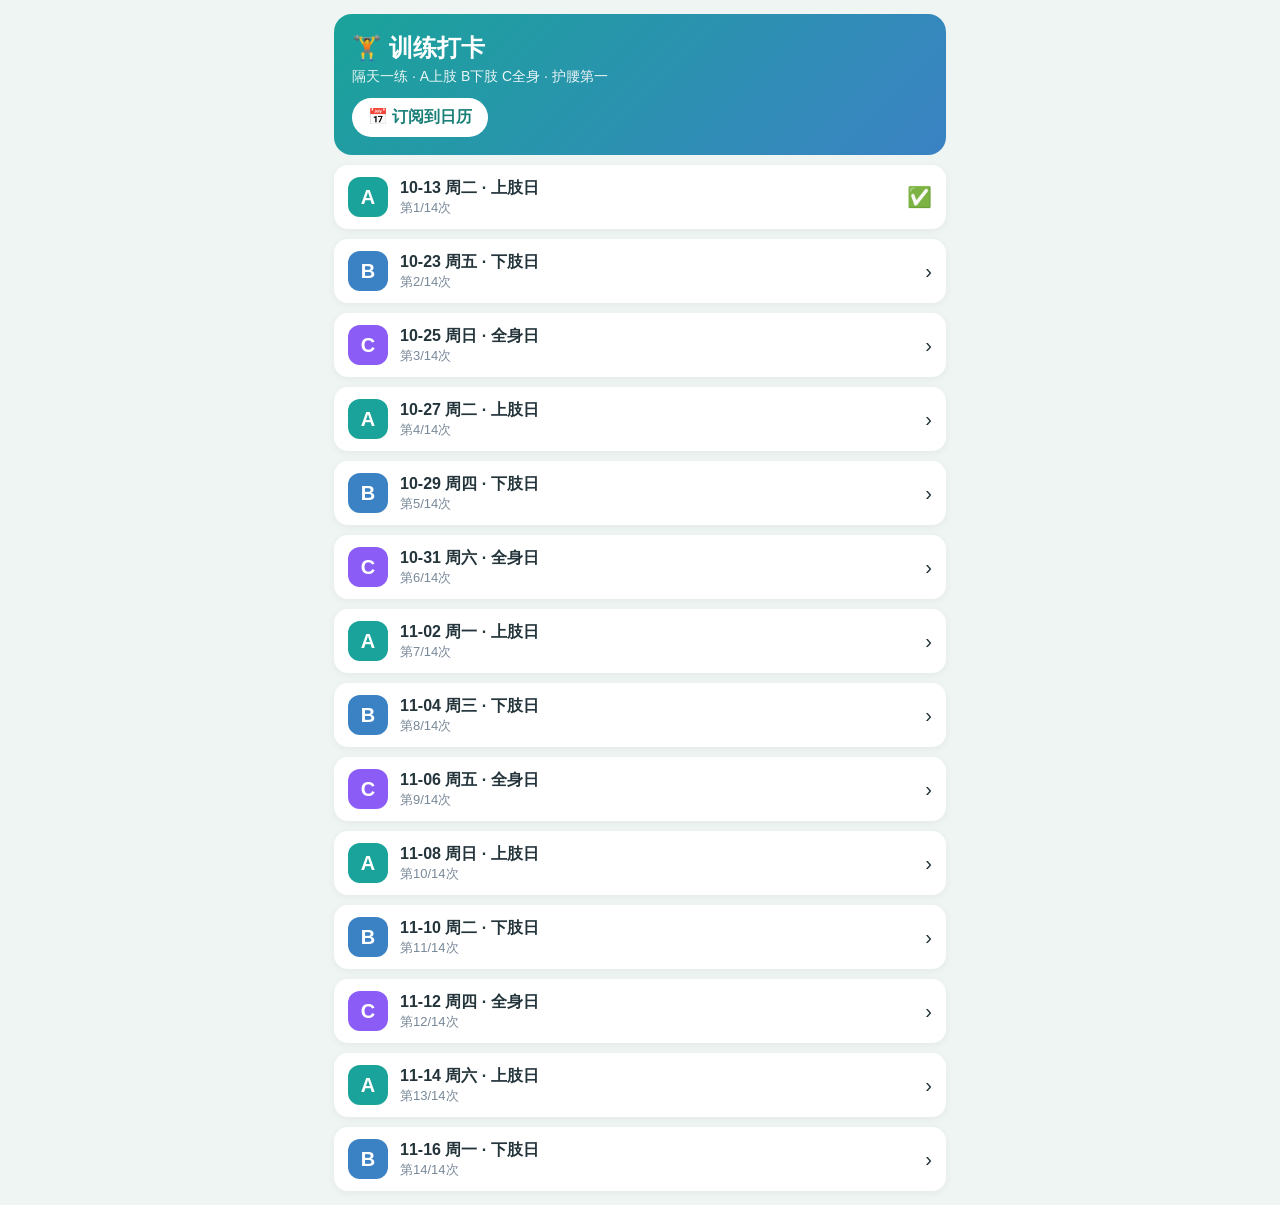
<file: index.html>
<!DOCTYPE html><html lang="zh"><head><meta charset="utf-8"><meta name="viewport" content="width=device-width,initial-scale=1"><title>训练打卡</title><link rel="stylesheet" href="style.css"><script src="data.js"></script></head><body>
<div class="hd"><h1>🏋️ 训练打卡</h1><p>隔天一练 · A上肢 B下肢 C全身 · 护腰第一</p><a href="webcal://roxorlt.github.io/fitness-plan/training.ics" style="display:inline-block;margin-top:12px;background:#fff;color:#1a7f78;font-weight:800;padding:9px 16px;border-radius:20px">📅 订阅到日历</a></div><div id="l"></div>
<script>
const W='日一二三四五六',C={A:'#1aa39a',B:'#3b82c4',C:'#8b5cf6'},N={A:'上肢日',B:'下肢日',C:'全身日'},today=new Date().toLocaleDateString('sv');
document.getElementById('l').innerHTML=D.days.map((x,i)=>{const s=JSON.parse(localStorage.getItem('fit-'+x.d)||'{}'),dt=new Date(x.d+'T00:00');
return `<a class="day" href="day.html?d=${x.d}"><div class="bd" style="background:${C[x.k]}">${x.k}</div><div class="m"><b>${x.d.slice(5)} 周${W[dt.getDay()]} · ${N[x.k]}</b><small>第${i+1}/${D.days.length}次${x.d==today?' · 今天':''}</small></div><span class="ok">${s.sent||x.done?'✅':'›'}</span></a>`}).join('')
</script></body></html>
</file>
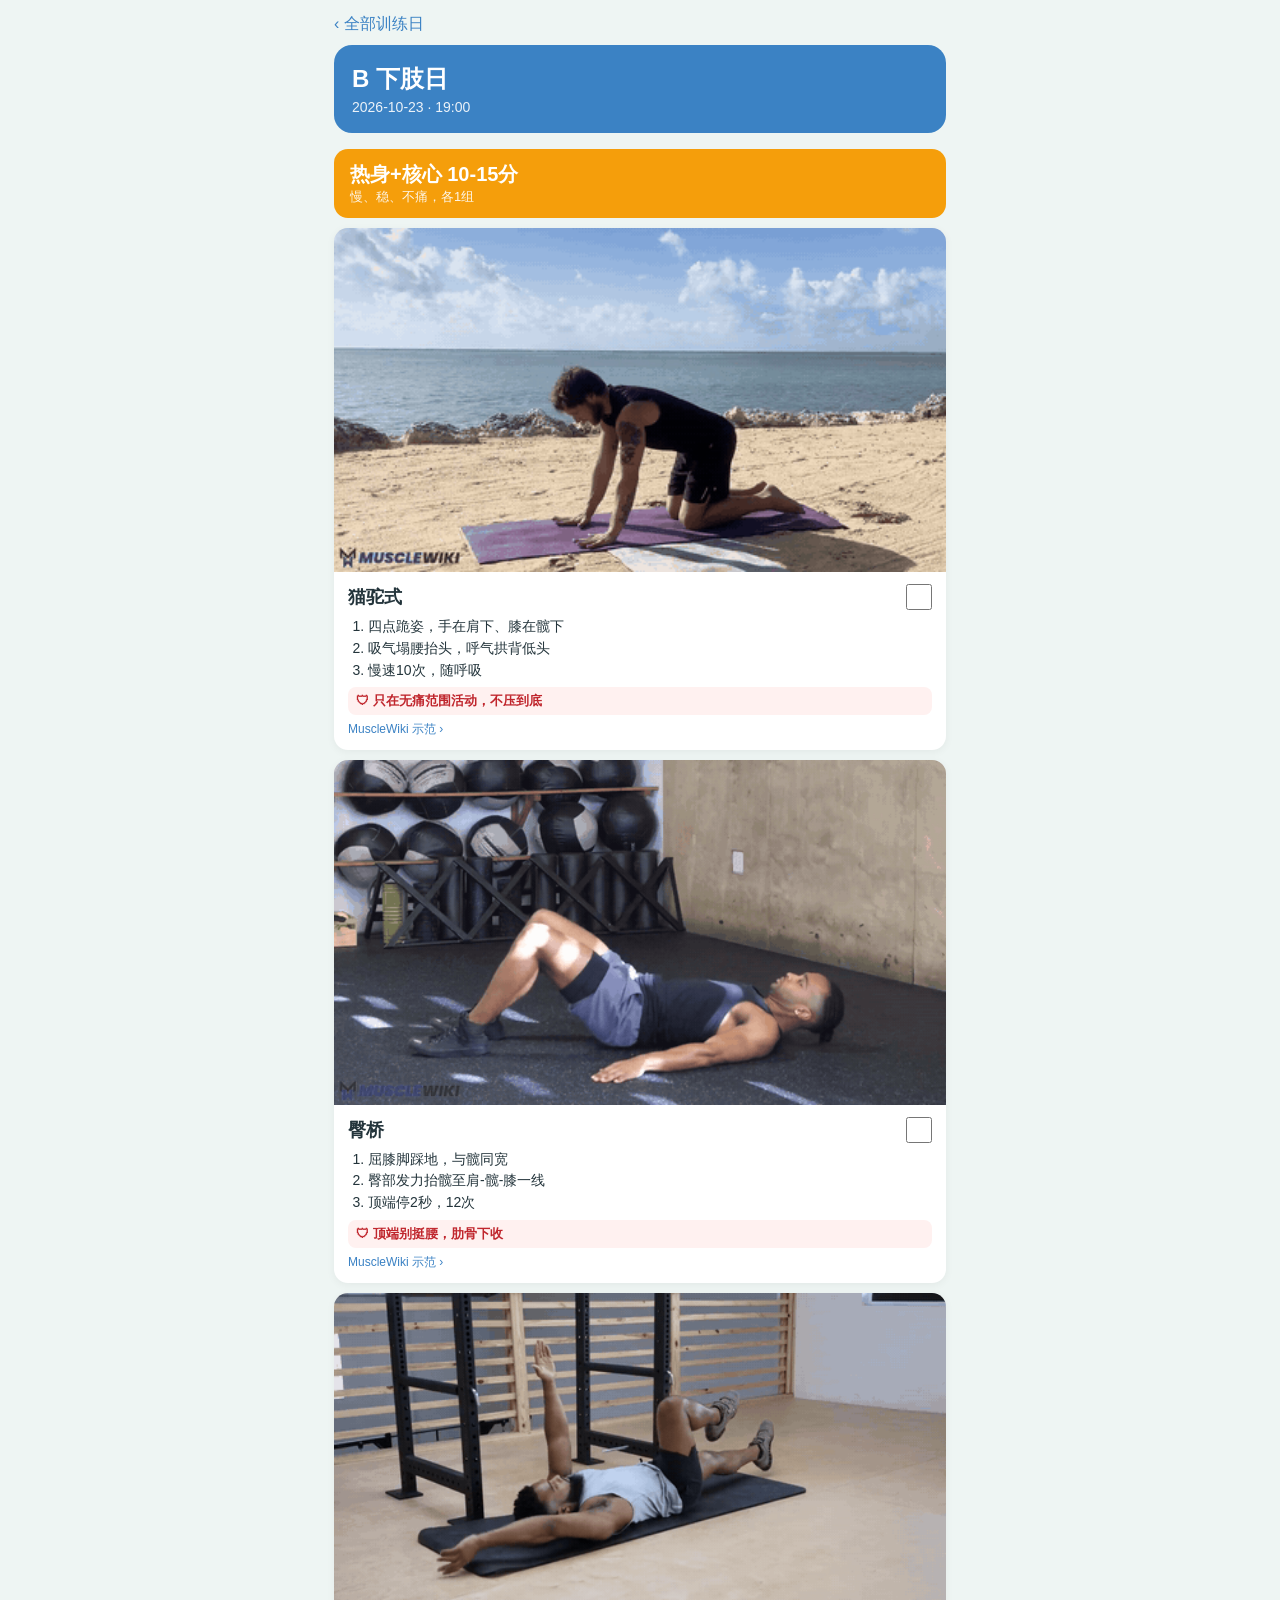
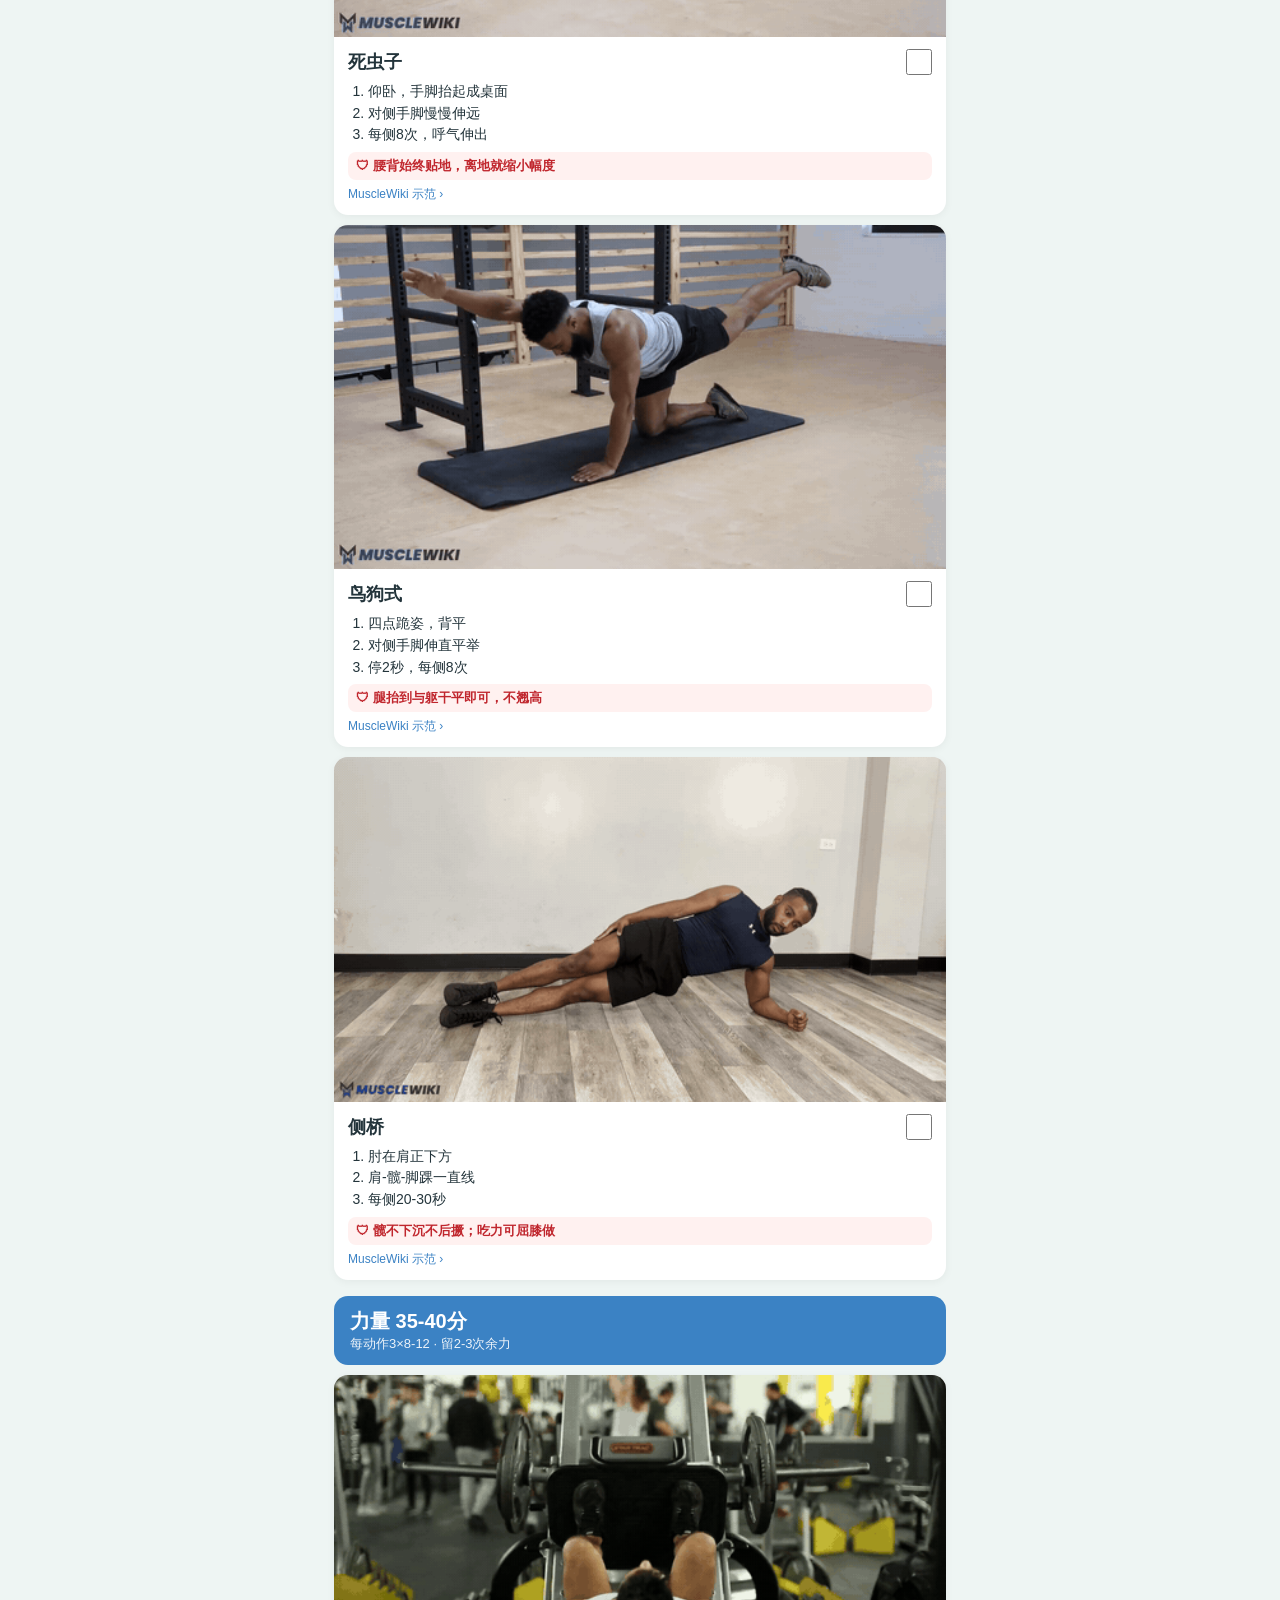
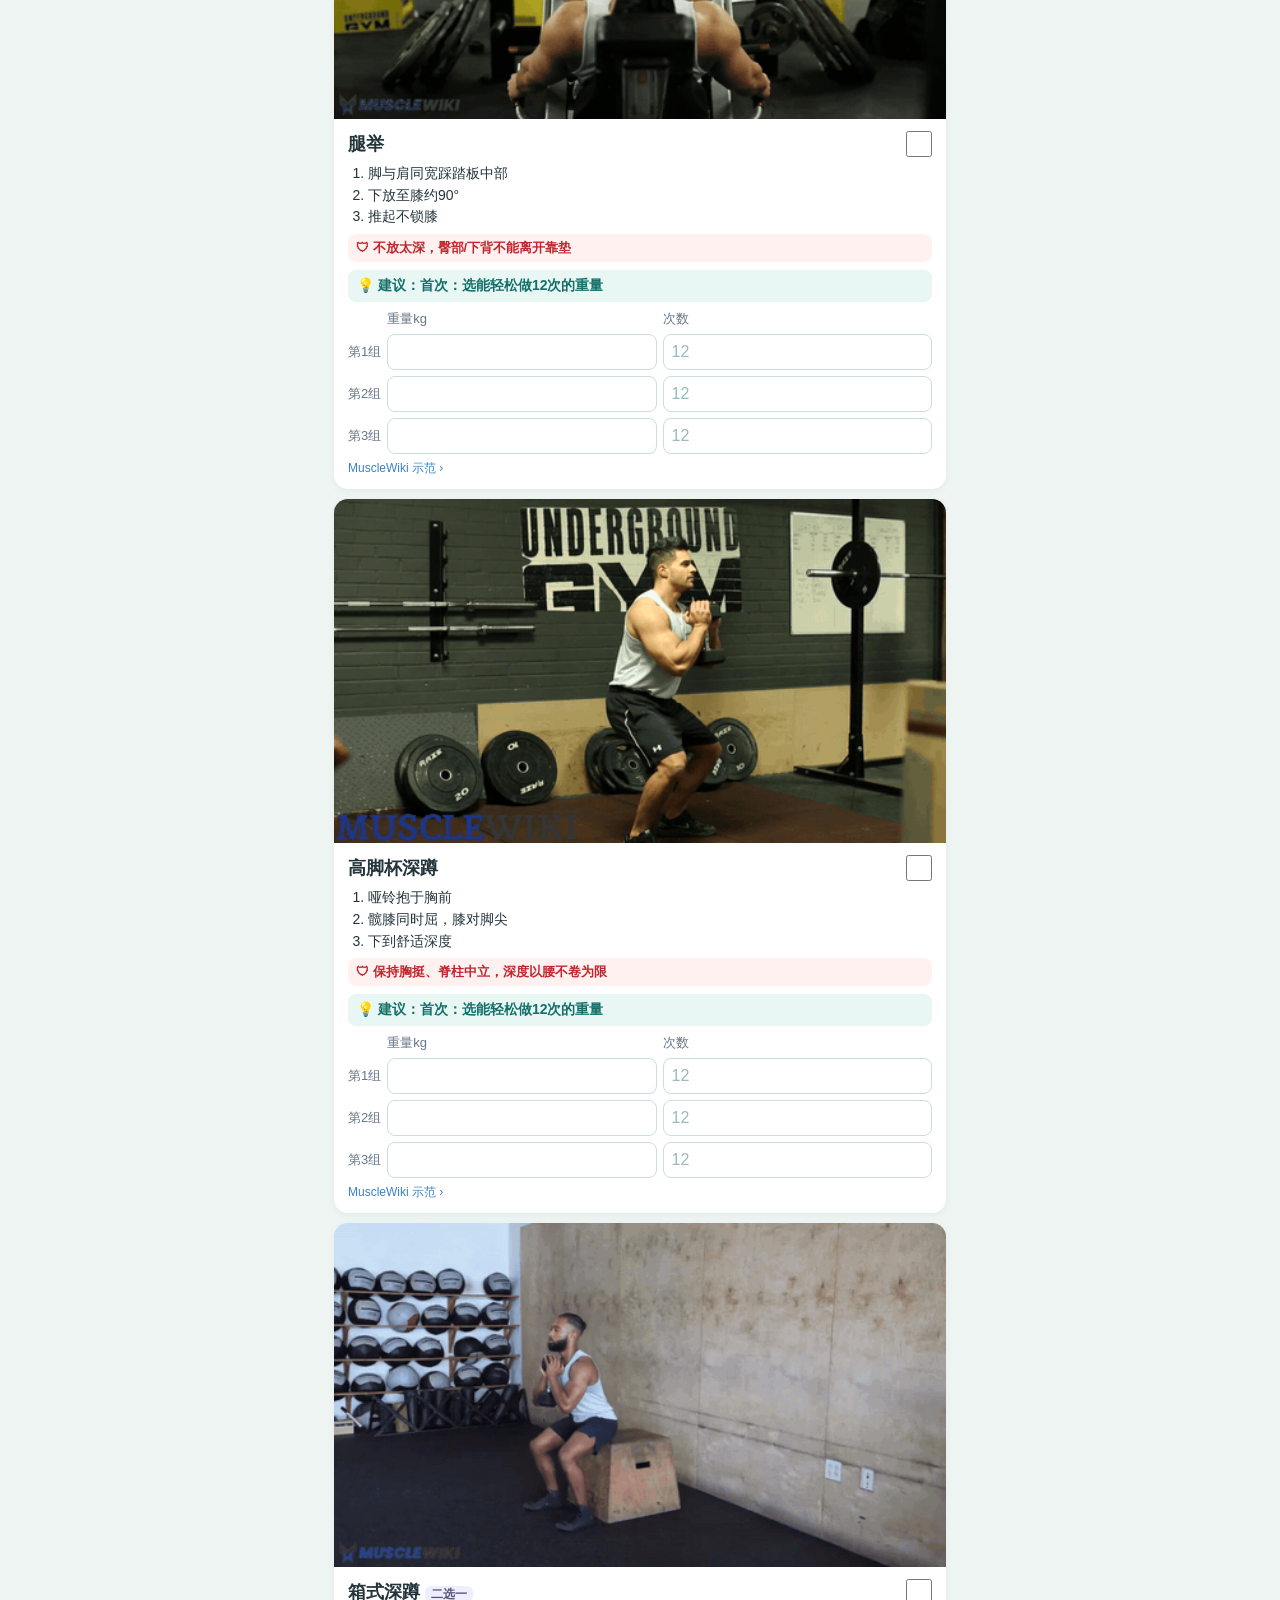
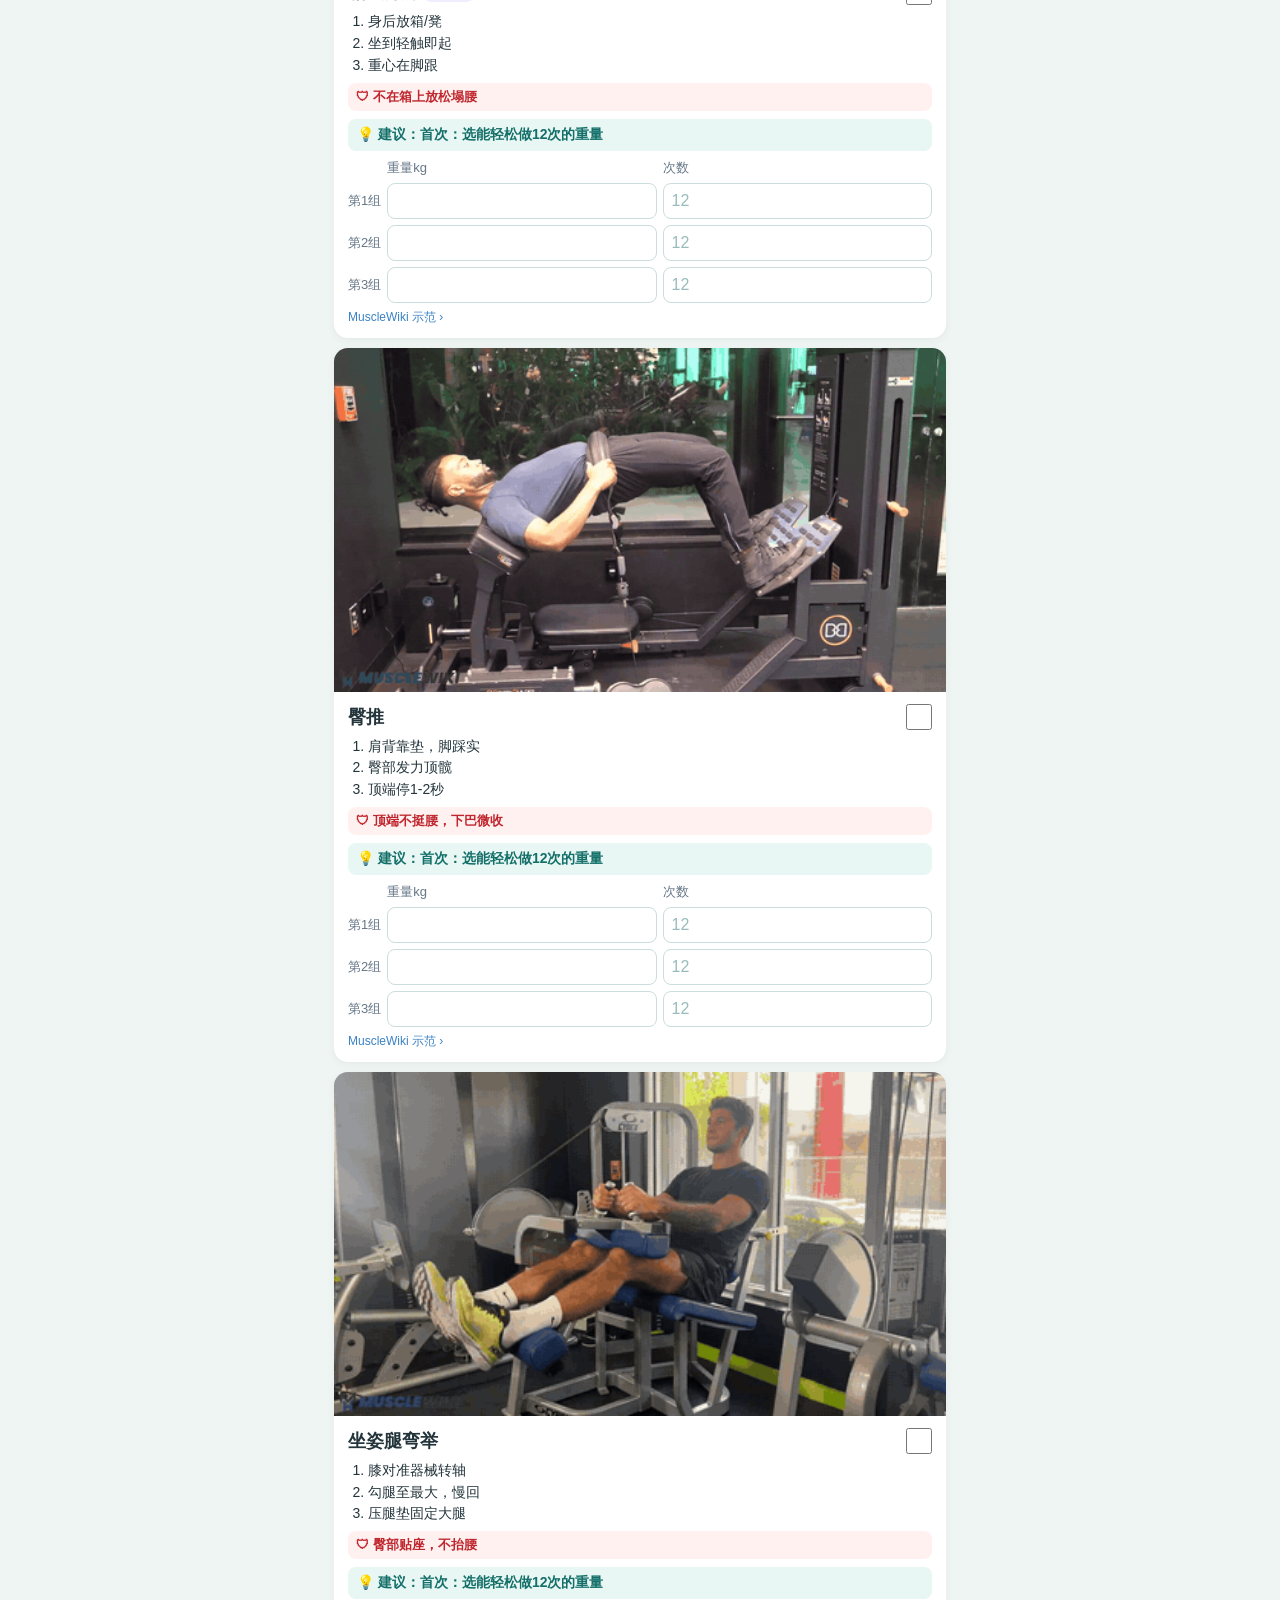
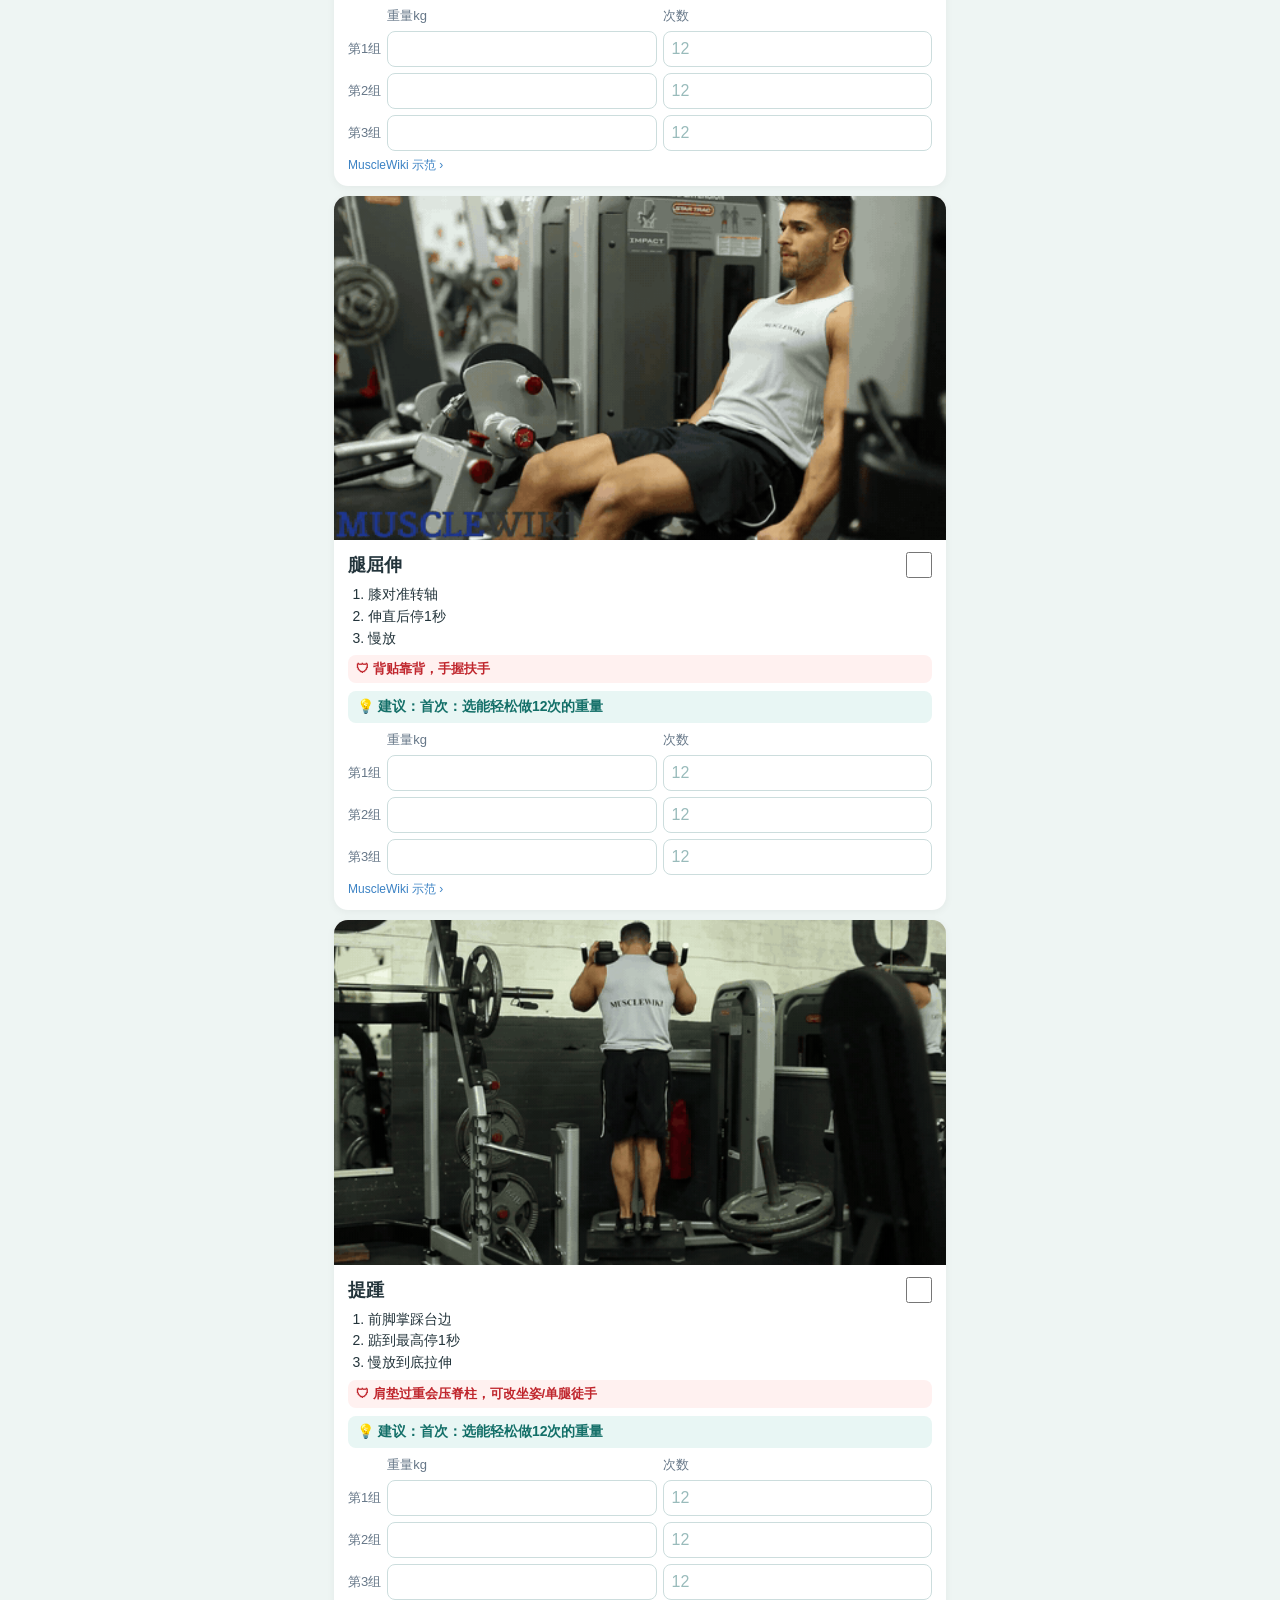
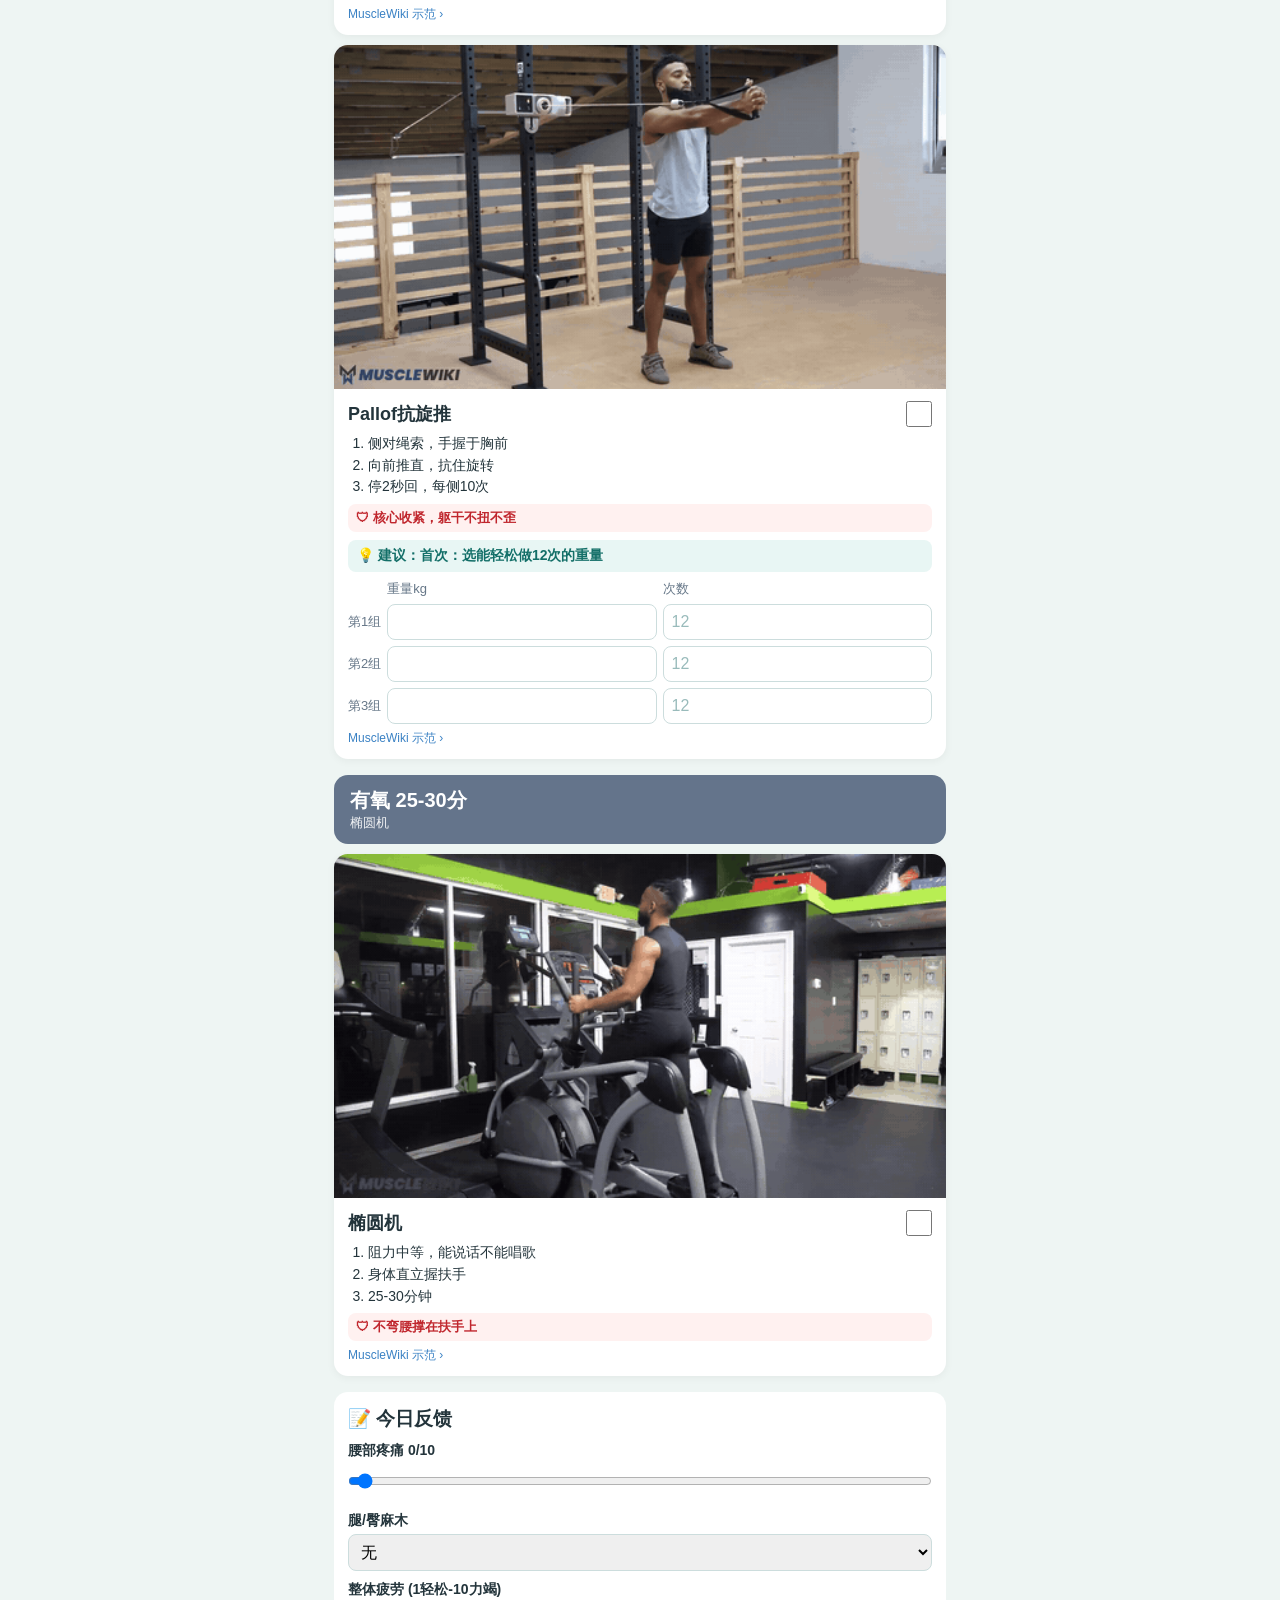
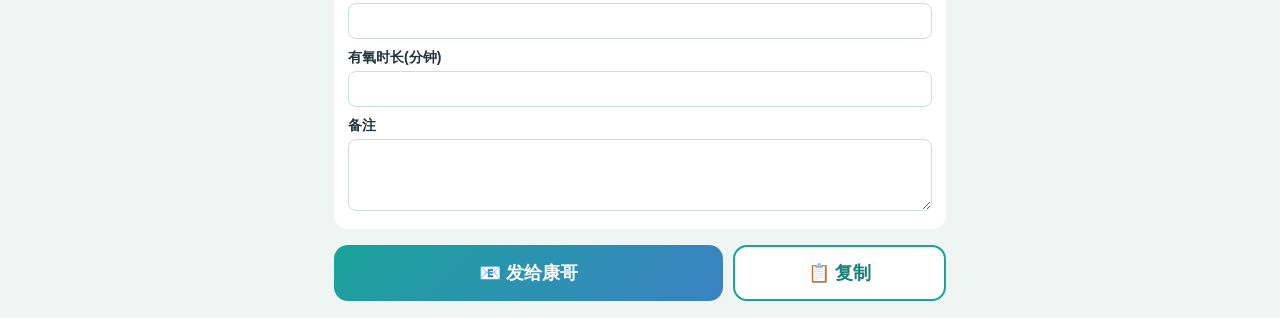
<file: day.html>
<!DOCTYPE html><html lang="zh"><head><meta charset="utf-8"><meta name="viewport" content="width=device-width,initial-scale=1"><title>训练日</title><link rel="stylesheet" href="style.css"><script src="data.js"></script></head><body>
<a href="index.html" style="color:#3b82c4">‹ 全部训练日</a><div id="app"></div><div class="toast" id="t"></div>
<script>
const q=new URLSearchParams(location.search).get('d'),day=D.days.find(x=>x.d==q)||D.days.find(x=>q&&x.d>=q)||D.days.find(x=>!x.done)||D.days[0],K='fit-'+day.d;
const S=JSON.parse(localStorage.getItem(K)||'{}');S.ex=S.ex||{};
const save=()=>localStorage.setItem(K,JSON.stringify(S));
const N={A:'A 上肢日',B:'B 下肢日',C:'C 全身日'},C={A:'#1aa39a',B:'#3b82c4',C:'#8b5cf6'};
const sec=[['W','热身+核心 10-15分','慢、稳、不痛，各1组'],[day.k,'力量 35-40分','每动作3×8-12 · 留2-3次余力'],['X','有氧 25-30分','椭圆机']];
function card(id,k){const e=D.ex[id],s=S.ex[id]||{},alt=e.n.startsWith('或：'),str=k!='W'&&k!='X';
const rc=(D.rec||{})[id];let sets='';if(str){sets=(rc?`<div class="rec">💡 建议：${rc.txt}${rc.why?`<small>${rc.why}</small>`:''}</div>`:'')+'<div class="sets"><span></span><span>重量kg</span><span>次数</span>'+[0,1,2].map(j=>`<span>第${j+1}组</span><input inputmode="decimal" data-id="${id}" data-f="w${j}" placeholder="${rc&&rc.w||''}" value="${s['w'+j]||''}"><input inputmode="numeric" data-id="${id}" data-f="r${j}" placeholder="${rc&&rc.r||''}" value="${s['r'+j]||''}">`).join('')+'</div>'}
return `<div class="card ${s.done?'done':''}" id="c_${id}"><img loading="lazy" src="gif/${id}.gif" alt="${e.n}"><div class="cb"><div class="top"><h3>${alt?e.n.slice(2):e.n} ${alt?'<span class="alt">二选一</span>':''}</h3><input type="checkbox" data-id="${id}" data-f="done" ${s.done?'checked':''}></div><ol>${e.t.map(x=>`<li>${x}</li>`).join('')}</ol><div class="w">🛡 ${e.w}</div>${sets}<a class="lk" href="${e.u}" target="_blank">MuscleWiki 示范 ›</a></div></div>`}
const f=S.fb||{};
document.getElementById('app').innerHTML=`<div class="hd" style="margin-top:10px;background:${C[day.k]}"><h1>${N[day.k]}</h1><p>${day.d} · 19:00</p></div>`+
sec.map(([k,t,sub])=>`<div class="ph" style="background:${D.g[k].c}">${t}<small>${sub}</small></div>`+D.g[k].ids.map(id=>card(id,k)).join('')).join('')+
`<div class="fb"><h3>📝 今日反馈</h3>
<label>腰部疼痛 <b id="pv">${f.pain??0}</b>/10</label><input type="range" min="0" max="10" data-fb="pain" value="${f.pain??0}">
<label>腿/臀麻木</label><select data-fb="numb"><option>无</option><option ${f.numb=='有'?'selected':''}>有</option></select>
<label>整体疲劳 (1轻松-10力竭)</label><input type="number" min="1" max="10" data-fb="fat" value="${f.fat||''}">
<label>有氧时长(分钟)</label><input type="number" data-fb="cardio" value="${f.cardio||''}">
<label>备注</label><textarea rows="3" data-fb="note">${f.note||''}</textarea></div>
<div style="display:flex;gap:10px"><button class="btn" id="mail" style="flex:2">📧 发给康哥</button><button class="btn" id="gen" style="flex:1;background:#fff;color:#1a7f78;border:2px solid #1aa39a">📋 复制</button></div><pre id="out" style="display:none"></pre>`;
document.addEventListener('input',ev=>{const t=ev.target;
 if(t.dataset.id){S.ex[t.dataset.id]=S.ex[t.dataset.id]||{};const v=t.type=='checkbox'?t.checked:t.value;S.ex[t.dataset.id][t.dataset.f]=v;if(t.dataset.f=='done')document.getElementById('c_'+t.dataset.id).classList.toggle('done',v)}
 if(t.dataset.fb){S.fb=S.fb||{};S.fb[t.dataset.fb]=t.value;if(t.dataset.fb=='pain')document.getElementById('pv').textContent=t.value}
 save()});
function toast(m){const t=document.getElementById('t');t.textContent=m;t.style.display='block';setTimeout(()=>t.style.display='none',2500)}
function build(){const f=S.fb||{},L=[`【训练反馈】${day.d} ${N[day.k]}`];
 const w=D.g.W.ids.filter(i=>(S.ex[i]||{}).done).length;L.push(`热身核心：${w}/${D.g.W.ids.length}`);
 D.g[day.k].ids.forEach(i=>{const s=S.ex[i]||{},n=D.ex[i].n.replace('或：','');
  if(n!==D.ex[i].n&&!s.done)return;
  const sets=[0,1,2].map(j=>s['w'+j]||s['r'+j]?`${s['w'+j]||'-'}kg×${s['r'+j]||'-'}`:'').filter(Boolean).join(' / ');
  L.push(`${s.done?'✅':'⬜'} ${n}${sets?'：'+sets:''}`)});
 L.push(`有氧：${f.cardio||'-'}分钟`,`腰痛：${f.pain??0}/10，麻木：${f.numb||'无'}`,`疲劳：${f.fat||'-'}/10`);if(f.note)L.push(`备注：${f.note}`);
 const txt=L.join('\n'),o=document.getElementById('out');o.style.display='block';o.textContent=txt;S.sent=1;save();return txt}
document.getElementById('mail').onclick=()=>{const t=build(),sub=`【训练反馈】${day.d} ${N[day.k]}`;location.href='mailto:roxor+fitness@mail.grokbot.com?subject='+encodeURIComponent(sub)+'&body='+encodeURIComponent(t).replace(/%0A/g,'%0D%0A')};
document.getElementById('gen').onclick=async()=>{const txt=build(),o=document.getElementById('out');
 try{await navigator.clipboard.writeText(txt);toast('已复制，发给康哥 👍')}catch(e){const r=document.createRange();r.selectNode(o);getSelection().removeAllRanges();getSelection().addRange(r);document.execCommand('copy');toast('已复制，发给康哥 👍')}};
</script></body></html>
</file>
<file: style.css>
*{box-sizing:border-box;margin:0;padding:0}
body{font-family:-apple-system,"PingFang SC","Noto Sans CJK SC",sans-serif;background:#eef5f3;color:#23343b;padding:14px;max-width:640px;margin:auto}
a{color:inherit;text-decoration:none}
.hd{background:linear-gradient(135deg,#1aa39a,#3b82c4);color:#fff;border-radius:18px;padding:18px}
.hd h1{font-size:24px}.hd p{opacity:.9;font-size:14px;margin-top:4px}
.day{display:flex;align-items:center;gap:12px;background:#fff;border-radius:14px;padding:12px 14px;margin-top:10px;box-shadow:0 2px 8px rgba(0,0,0,.05)}
.bd{width:40px;height:40px;border-radius:12px;color:#fff;font-weight:900;font-size:20px;display:flex;align-items:center;justify-content:center}
.day .m{flex:1}.day b{font-size:16px}.day small{display:block;color:#789;font-size:13px}
.ok{font-size:20px}
.ph{color:#fff;border-radius:14px;padding:12px 16px;font-size:20px;font-weight:800;margin-top:16px}
.ph small{display:block;font-size:13px;font-weight:400;opacity:.9}
.card{background:#fff;border-radius:14px;overflow:hidden;margin-top:10px;box-shadow:0 2px 8px rgba(0,0,0,.05)}
.card.done{outline:3px solid #1aa39a}
.card img{width:100%;display:block;aspect-ratio:16/9;object-fit:cover;background:#ddd}
.cb{padding:12px 14px}.top{display:flex;align-items:center;gap:8px}
.top h3{flex:1;font-size:18px}.top input{width:26px;height:26px;accent-color:#1aa39a}
.alt{font-size:12px;background:#eef;color:#557;border-radius:6px;padding:1px 6px}
.cb ol{padding-left:20px;font-size:14px;line-height:1.55;margin-top:6px}
.w{margin-top:6px;background:#fff1f0;color:#c0262d;border-radius:8px;padding:5px 8px;font-size:13px;font-weight:700}
.sets{display:grid;grid-template-columns:auto 1fr 1fr;gap:6px;align-items:center;margin-top:8px;font-size:13px;color:#678}
.sets input,.fb input,.fb textarea,.fb select{width:100%;padding:8px;border:1px solid #cdd;border-radius:8px;font-size:16px}
.lk{font-size:12px;color:#3b82c4;margin-top:6px;display:inline-block}
.fb{background:#fff;border-radius:14px;padding:14px;margin-top:16px}
.fb label{display:block;font-size:14px;font-weight:700;margin:10px 0 4px}
.btn{display:block;width:100%;margin-top:16px;padding:14px;border:0;border-radius:14px;background:linear-gradient(135deg,#1aa39a,#3b82c4);color:#fff;font-size:18px;font-weight:800}
pre{white-space:pre-wrap;background:#fff;border-radius:12px;padding:12px;margin-top:10px;font-size:14px}
.toast{position:fixed;left:50%;bottom:30px;transform:translateX(-50%);background:#23343b;color:#fff;padding:10px 18px;border-radius:20px;display:none}

.rec{margin-top:8px;background:#e8f6f4;color:#136f68;border-radius:8px;padding:7px 9px;font-size:14px;font-weight:800}.rec small{display:block;font-weight:400;font-size:12px;color:#4a7d78;margin-top:2px}
.sets input::placeholder{color:#9bb}
</file>
